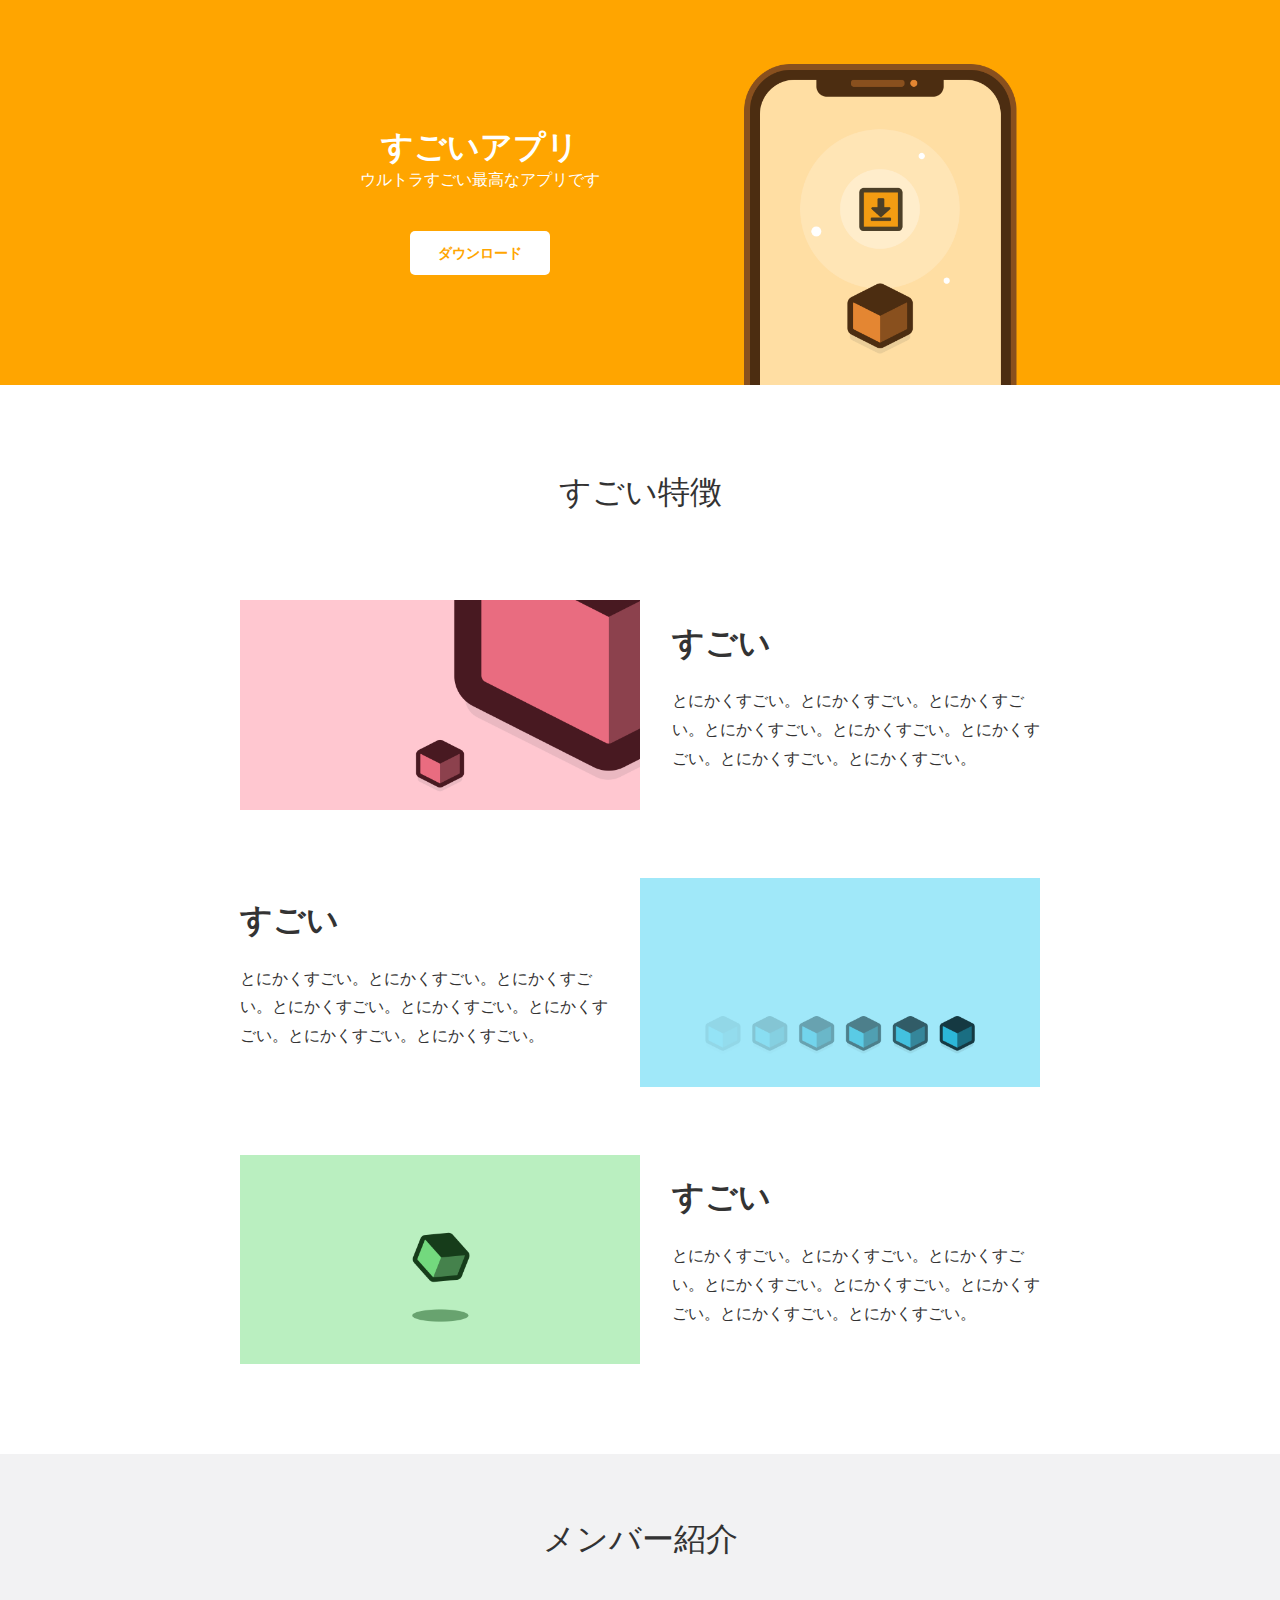
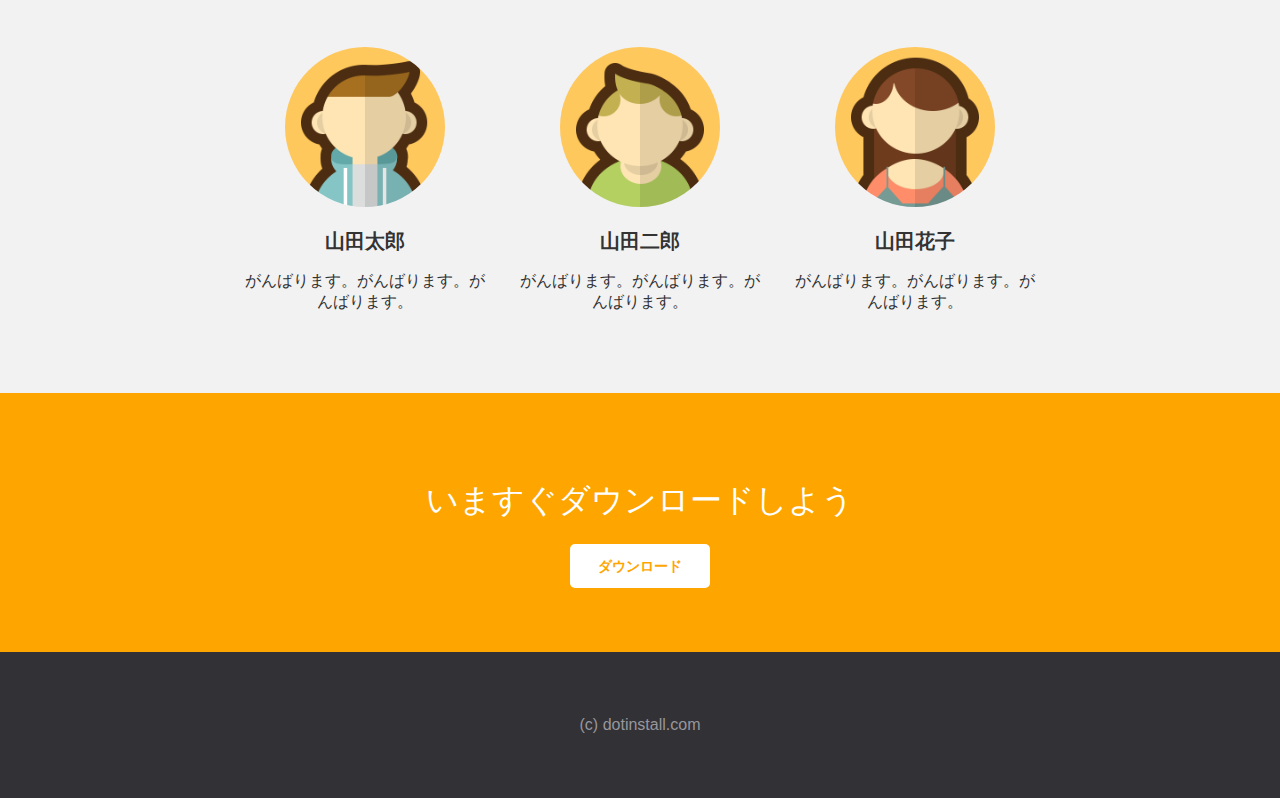
<file: MyAwesomeApp/index.html>
<!DOCTYPE html>
<html lang=ja>

<head>
  <meta charset="utf-8">
  <meta name="viewport" content="width=device-width, initial-scale=1">
  <title>すごいアプリ</title>
  <link rel="stylesheet" href="css/styles.css">
  <link rel="icon" href="favicon.ico">
</head>

<body>
  <header>
    <div class="container">
      <div class="info">
        <h1>すごいアプリ</h1>
        <p>ウルトラすごい最高なアプリです</p>
        <a href="" class="btn">ダウンロード</a>
      </div>
      <div class="pic">
        <img src="img/top.png" alt="">
      </div>
    </div>
  </header>

  <section class="features">
    <h1>すごい特徴</h1>
    <div class="container">
      <section>
        <div class="pic">
          <img src="img/feature1.png" alt="">
        </div>
        <div class="info">
          <h1>すごい</h1>
          <p>とにかくすごい。とにかくすごい。とにかくすごい。とにかくすごい。とにかくすごい。とにかくすごい。とにかくすごい。とにかくすごい。</p>
        </div>
      </section>

      <section>
        <div class="pic">
          <img src="img/feature2.png" alt="">
        </div>
        <div class="info">
          <h1>すごい</h1>
          <p>とにかくすごい。とにかくすごい。とにかくすごい。とにかくすごい。とにかくすごい。とにかくすごい。とにかくすごい。とにかくすごい。</p>
        </div>
      </section>

      <section>
        <div class="pic">
          <img src="img/feature3.png" alt="">
        </div>
        <div class="info">
          <h1>すごい</h1>
          <p>とにかくすごい。とにかくすごい。とにかくすごい。とにかくすごい。とにかくすごい。とにかくすごい。とにかくすごい。とにかくすごい。</p>
        </div>
      </section>
    </div>
  </section>

  <section class="members">
    <h1>メンバー紹介</h1>
    <ul>
      <li>
        <img src="img/member1.png" alt="">
        <h2>山田太郎</h2>
        <p>がんばります。がんばります。がんばります。</p>
      </li>
      <li>
        <img src="img/member2.png" alt="">
        <h2>山田二郎</h2>
        <p>がんばります。がんばります。がんばります。</p>
      </li>
      <li>
        <img src="img/member3.png" alt="">
        <h2>山田花子</h2>
        <p>がんばります。がんばります。がんばります。</p>
      </li>
    </ul>
  </section>

  <section class="call-to-action">
    <h1>いますぐダウンロードしよう</h1>
    <a href="" class="btn">ダウンロード</a>
  </section>

  <footer>
    (c) dotinstall.com

  </footer>
</body>

</html>
</file>
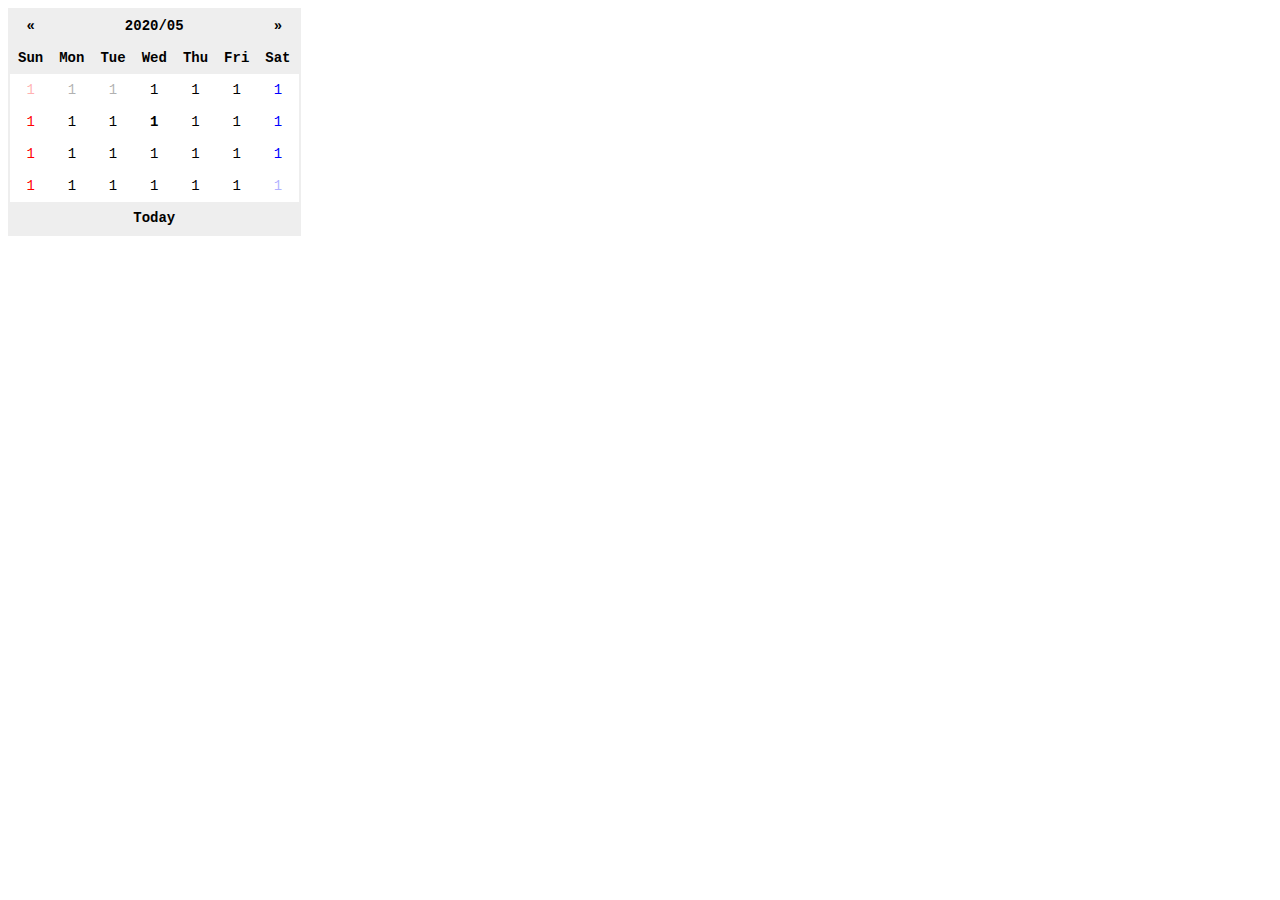
<file: MyCalender/index.html>
<!DOCTYPE html>
<html lang="ja">
<head>
<meta charset="utf-8">
<title>Calendar</title>
<link rel="stylesheet" href="styles.css">
</head>
<body>
  <table>
    <thead>
      <tr>
        <th id="prev">&laquo;</th>
        <th id="title" colspan="5">2020/05</th>
        <th id="next">&raquo;</th>
      </tr>
      <tr>
        <th>Sun</th>
        <th>Mon</th>
        <th>Tue</th>
        <th>Wed</th>
        <th>Thu</th>
        <th>Fri</th>
        <th>Sat</th>
      </tr>
    </thead>
    <tbody>
      <tr>
        <td class="disabled">1</td>
        <td class="disabled">1</td>
        <td class="disabled">1</td>
        <td>1</td>
        <td>1</td>
        <td>1</td>
        <td>1</td>
      </tr>  
      <tr>
        <td>1</td>
        <td>1</td>
        <td>1</td>
        <td class="today">1</td>
        <td>1</td>
        <td>1</td>
        <td>1</td>
      </tr>  
      <tr>
        <td>1</td>
        <td>1</td>
        <td>1</td>
        <td>1</td>
        <td>1</td>
        <td>1</td>
        <td>1</td>
      </tr>  
      <tr>
        <td>1</td>
        <td>1</td>
        <td>1</td>
        <td>1</td>
        <td>1</td>
        <td>1</td>
        <td class="disabled">1</td>
      </tr>  

    </tbody>
    <tfoot>
      <tr>
        <td id="today" colspan="7">Today</td>
      </tr>
    </tfoot>
  </table>
  <script src="js/main.js"></script>
</body>
</html>
</file>
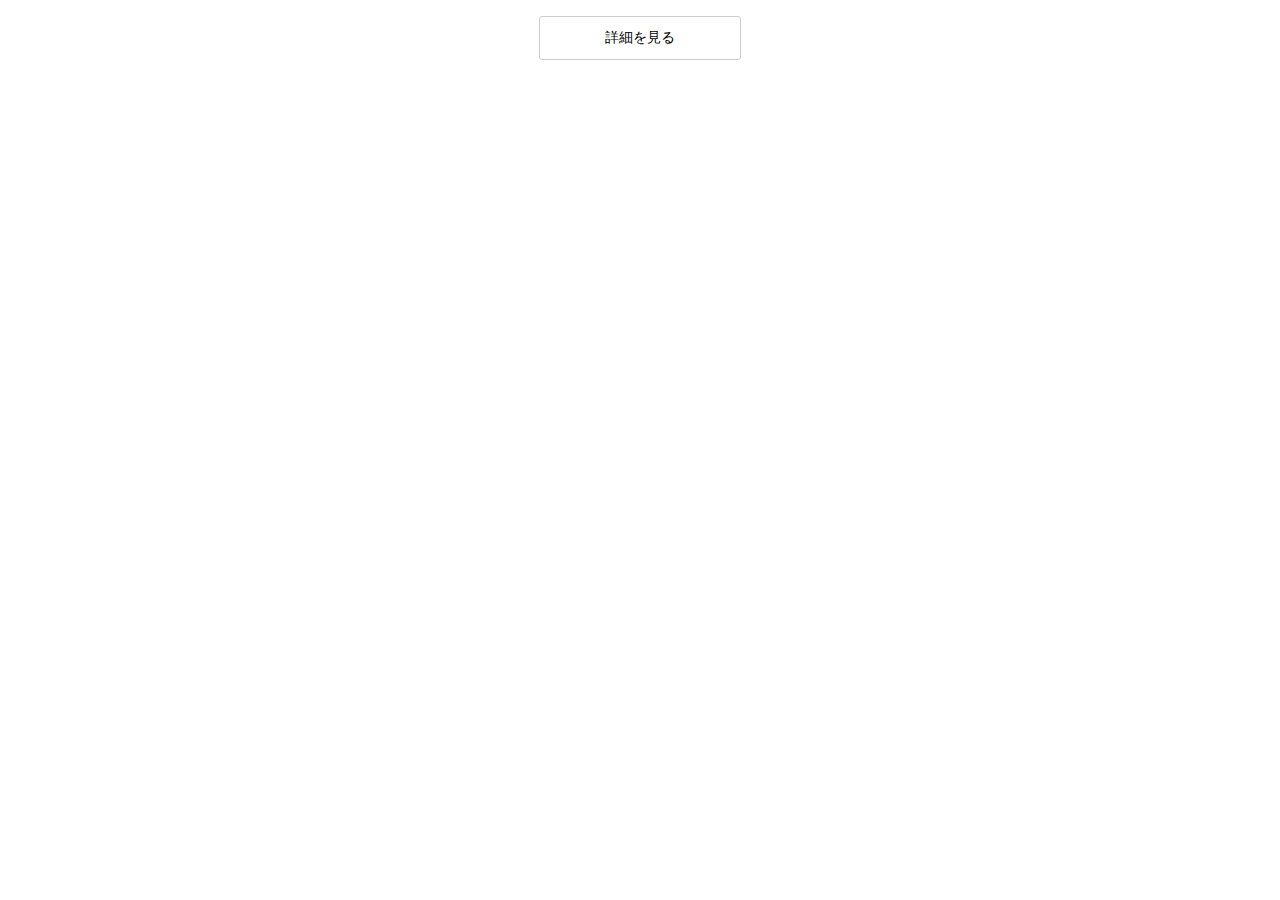
<file: MyModalWind/index.html>
<!DOCTYPE html>
<html lang="ja">
<head>
  <meta charset="utf-8">
  <title>Modal Window</title>
  <link rel="stylesheet" href="css/styles.css">
</head> 
<body>
  <section id="modal" class="hidden">
    <p>こんにちは。こんにちは。こんにちは。こんにちは。こんにちは。こんにちは。こんにちは。こんにちは。こんにちは。こんにちは。こんにちは。こんにちは。</p>

    <div id="close">
      閉じる
    </div>
  </section>
  
  <div id="open">
    詳細を見る
  </div>  

  <div id="mask" class="hidden"></div>

  <script src="js/main.js"></script>
</body>
</html>
</file>
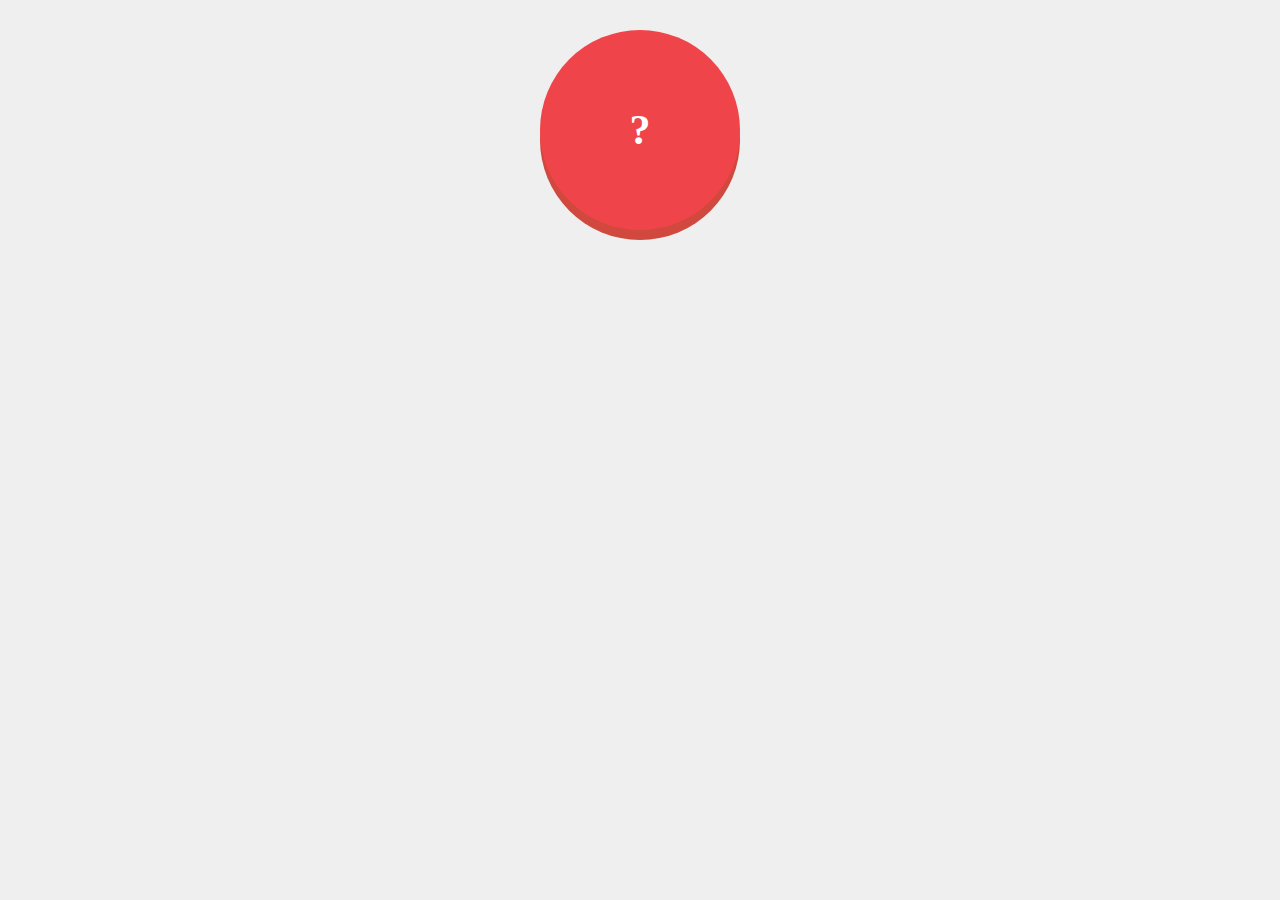
<file: MyOmikuji/index.html>
<!DOCTYPE html>
<html lang="ja">  
<head>
<meta charset="utf-8">
<title>おみくじ</title> 
<link rel="stylesheet" href="css/styles.css">
</head>
<body>

  <div id="btn">?</div>
<script src="js/main.js"></script>
</body>
</html>
</file>
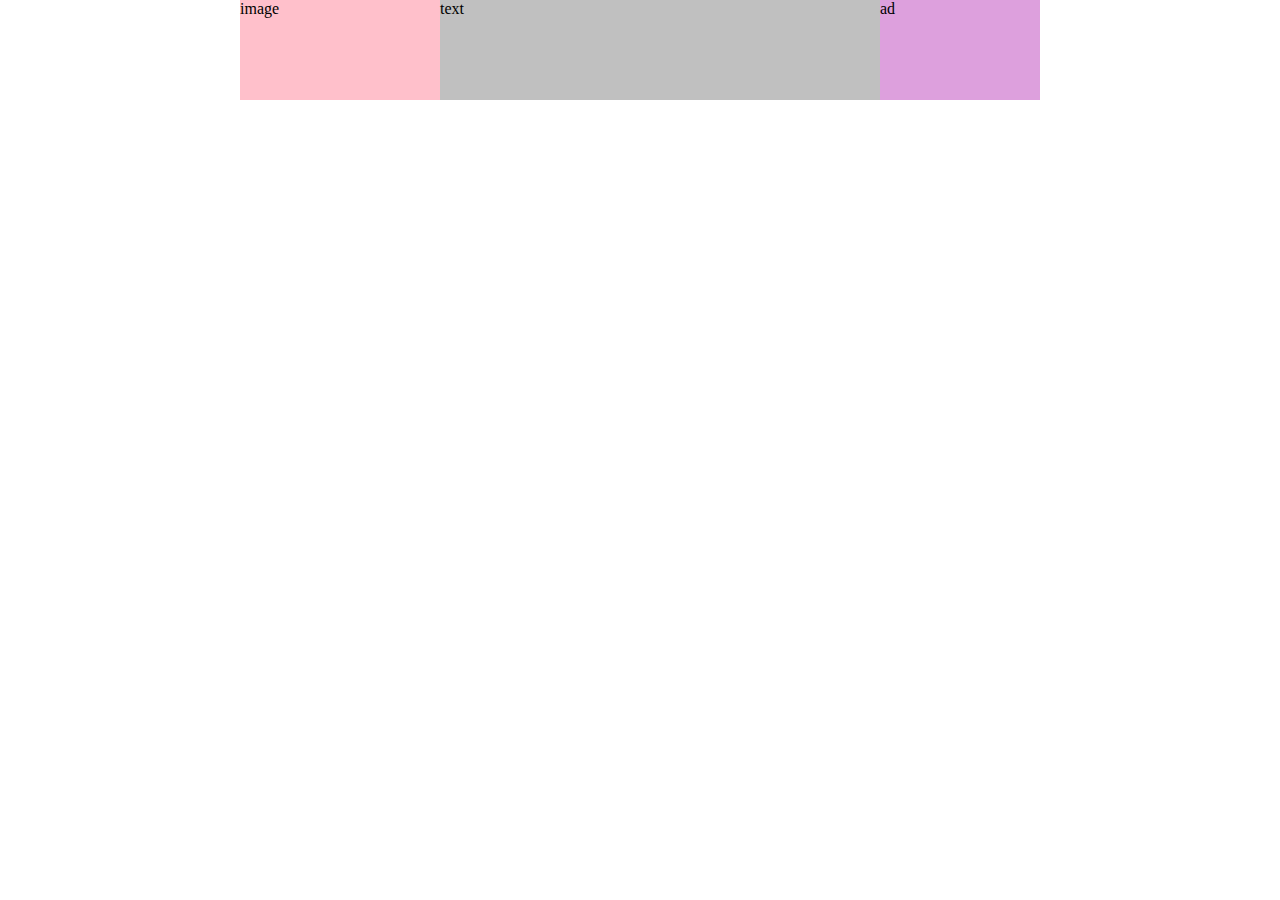
<file: MYRWD/index.html>
<!<!DOCTYPE html>
<!DOCTYPE html>
<html lang=ja>

<head>
  <meta charset="utf-8">
  <meta name="viewport" content="width=device-width, initial-scale= 1">
  <title>My Site</title>
  <link rel="stylesheet" href="css/styles.css">
</head>

<body>
  <section>
    <div class="image">image</div>
    <div class="text">text</div>
    <aside>ad</aside>
  </section>
</body>

</html>
</file>
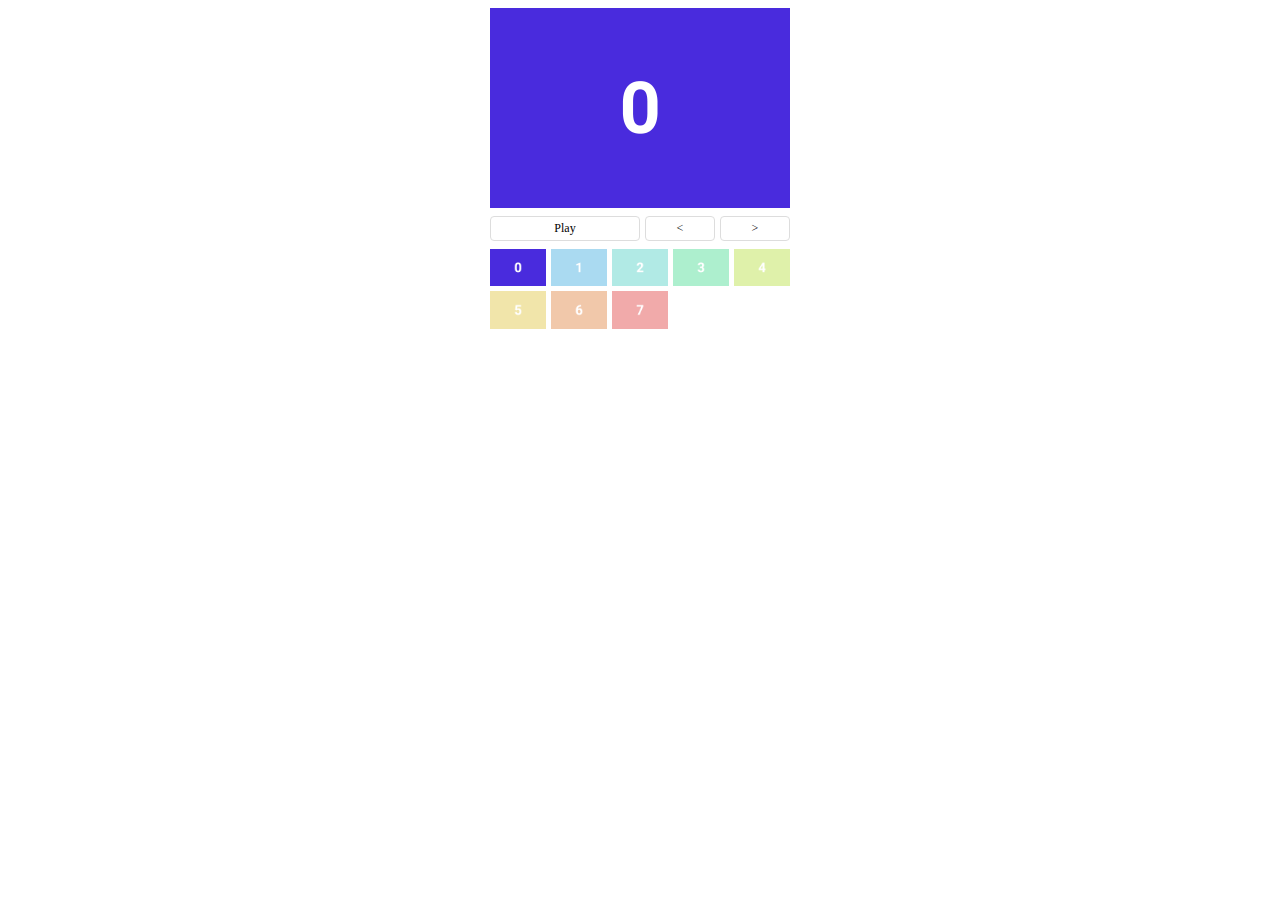
<file: MySlideshow/index.html>
<!DOCTYPE html>
<html lang="ja">
<head>
  <meta charset="utf-8">
  <title>Slideshow</title>
  <link rel="stylesheet" href="css/styles.css">
</head>
<body>
  <main>
    <img id="main">

    <nav>
      <ul>
        <li id="play">Play</li>
        <li id="prev">&lt;</li>
        <li id="next">&gt;</li>
      </ul>
    </nav>

    <ul class="thumbnails"></ul>

  <script src="js/main.js"></script>
</body>
</html>
</file>
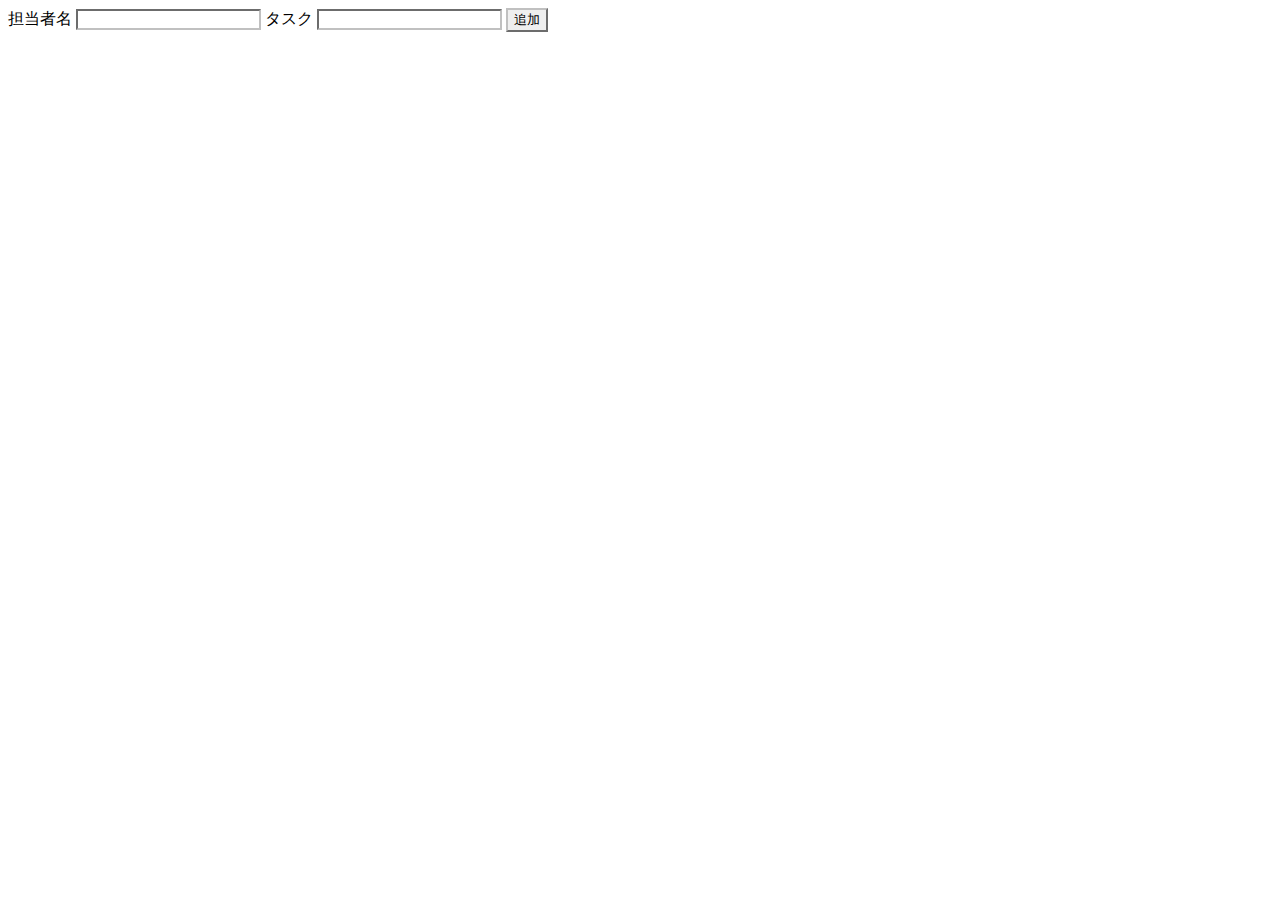
<file: 詳解HTML基礎文法編/index.html>
<!doctype html>
<html lang="ja">

<head>
  <meta charset="UTF-8">
  <title>ドットインストール</title>
  <meta name="description" content="プログラミング学習サービスのドットインストールです">
  <link rel="icon" href="favicon.ico">
  
</head>

<body>
  <form action="process.php" method="post">
    <label> 担当者名 <input type="text" style="border-color: silver;" name="username"></label>
    <label> タスク <input type="text" style="border-color: silver;" name="task"></label>
    <button style="border-color: silver;"> 追加 </button>
  </form>
</body>

</html>
</file>
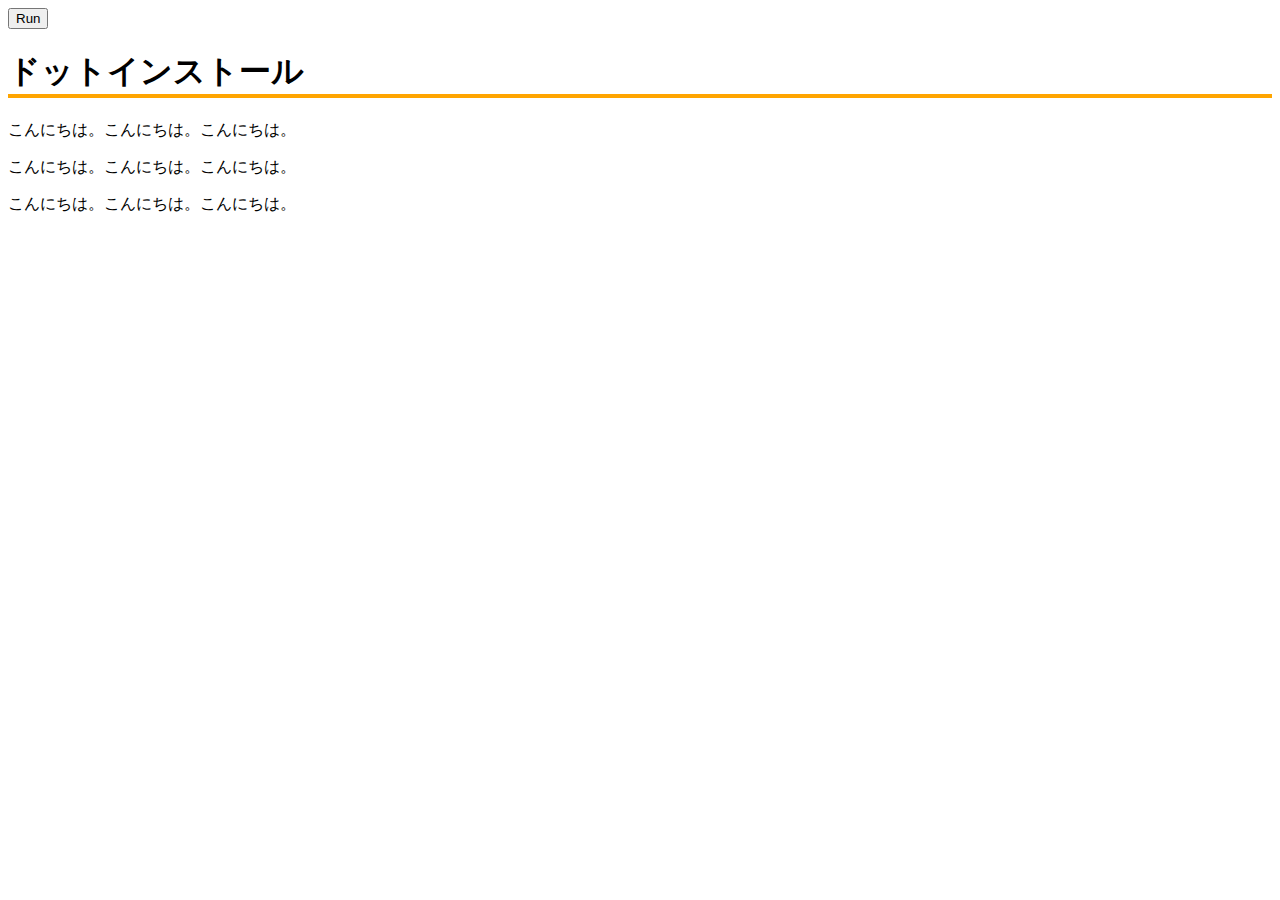
<file: 詳解JavaScript基礎文法編/index.html>
<!DOCTYPE html>
<html lang="ja">
<head>
  <meta charset="utf-8">
  <title>JavaScript Basics</title>
  <style>
    .my-color {
      color: red;
      background-color: skyblue;
    }

    .my-border {
      border-bottom: 4px solid orange;
    }
  </style>
</head>
<body>
  <button>Run</button>

  <h1 id="target" class="my-border">ドットインストール</h1>
  <p>こんにちは。こんにちは。こんにちは。</p>
  <p>こんにちは。こんにちは。こんにちは。</p>
  <p>こんにちは。こんにちは。こんにちは。</p>

  <script src="js/main.js"></script>
</body>
</html>
</file>
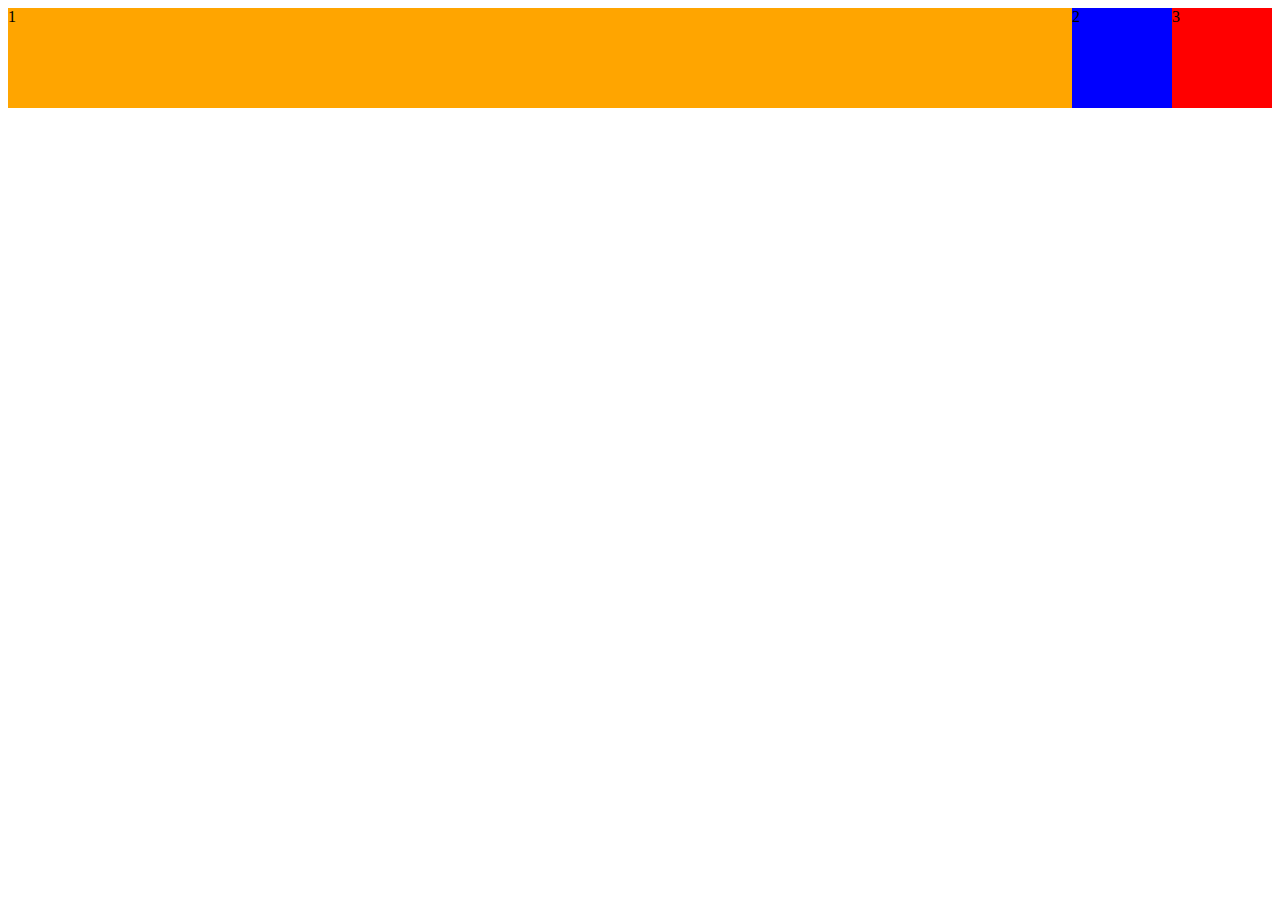
<file: 詳解HTML基礎文法編/MyCSS/index.html>
<!doctype html>
<html lang="ja">

<head>
  <meta charset="UTF-8">
  <title>CSSの練習</title>
  <meta name="description" content="プログラミング学習サービスのドットインストールです">
  <link rel="stylesheet" href="css/styles.css">
</head>

<body>
  <div class="container">
    <div class="box box1">1</div>
    <div class="box box2">2</div>
    <div class="box box3">3</div>
  </div>
</body </html>
</file>
<file: MyAwesomeApp/css/styles.css>
body {
  margin: 0;
  font-size: 16px;
  font-family: Verdanda, sans-serif;
  color: #333;
}

header {
  background: orange;
  color: white;
  text-align: center;
  padding-top: 64px;
}

header h1,
header p {
  margin: 0;
}

header img {
  width: 280px;
  vertical-align: bottom;
}

.btn {
  text-decoration: none;
  background: white;
  color: orange;
  display: block;
  width: 140px;
  line-height: 44px;
  margin: 40px auto 48px;
  font-size: 14px;
  font-weight: bold;
  border-radius: 5px;
}
btn:hover {
  opacity: 0.9;
}

btn:active {
  opacity: 0.7;
}

.features img {
  width: 100%;
}

.features > h1 {
  text-align: center;
  padding: 64px 0;
  font-weight: normal;
}

.features .container {
  margin: 0 32px;
}


.features p {
  line-height: 1.8;
}

.features section {
  padding-bottom: 64px;
}

.members {
  background: #f2f2f3;
}

.members > h1 {
  text-align: center;
  padding: 64px 0;
  font-weight: normal;
}

.members ul {
  list-style: none;
  text-align: center;
  padding: 0;
  margin: 0;
}

.members img {
  width: 160px;
  border-radius: 50%;
}

.members h2 {
  font-size: 20px;
}

.members li {
  padding-bottom: 64px;
}

.call-to-action {
  background: orange;
  color: white;
  text-align: center;
  padding: 64px 0;
}

.call-to-action h1 {
  font-weight: normal;
}

.call-to-action .btn {
  margin: 0 auto;
}

footer {
  padding: 64px 0;
  background: #323135;
  color: #98969c;
  text-align: center;
}

@media (min-width: 900px) {
  header .container {
    display: flex;
    width: 800px;
    margin: 0 auto;
  }

  header .info {
    width: 60%;
    align-self: center;
  }

  header .pic {
    width: 40%;
  }

.features .container {
  width: 800px;
  margin: 0 auto;
}

/* @media (min-width: 900px) { */
.features section {
  display: flex;
  justify-content: space-between;
}

.features section:nth-child(even) {
  flex-direction: row-reverse;
}


.features .pic {
  width: 50%;
}

.features .info {
  width: calc(50% - 32px);
}

.members ul {
  width: 800px;
  margin: 0 auto;
  display: flex;
  justify-content: space-between;
}

.members li {
  width: 250px;
}
</file>
<file: MyCalender/styles.css>
body {
  font-family: 'Courier New', Courier, monospace;
  font-size: 14PX;

}

table {
  border-collapse: collapse;
  border: 2px solid #eee;
}

thead,
tfoot {
  background: #eee;
}

th,
td {
  padding: 8px;
  text-align: center;
}

tbody td:first-child {
  color: red;
}

tbody td:last-child {
  color: blue;
}

tfoot {
  font-weight: bold;
}

td.disabled {
  opacity: 0.3;
}

td.today {
  font-weight: bold;
}

#prev,
#next,
#today {
  cursor: pointer;
  user-select: none;
}
</file>
<file: MyModalWind/css/styles.css>
body {
  font-size: 14px;
}

#open, #close {
  cursor: pointer;
  width: 200px;
  border: 1px solid #ccc;
  border-radius: 3px;
  text-align: center;
  padding: 12px 0;
  margin: 16px auto 0;
}

#mask {
  background: rgba(0, 0, 0, 0.4);
  position: fixed;
  top: 0;
  bottom: 0;
  right: 0;
  left: 0;
  z-index: 1;
}

#modal {
  background: #fff;
  width: 300px;
  padding: 20px;
  border-radius: 4px;
  position: absolute;
  top: 40px;
  left: 0;
  right: 0;
  margin: 0 auto;
  transition: transform 0.4s;
  z-index: 2;
}

#modal > p {
  margin: 0 0 20px;
}

#mask.hidden {
  display: none;
}

#modal.hidden {
  transform: translate(0, -500px);
}
</file>
<file: MyOmikuji/css/styles.css>
body {
  background: #efefef;
} 

#btn {
  width: 200px;
  height: 200px;
  background: #ef454a;
  border-radius: 50%;
  margin: 30px auto;
  text-align: center;
  line-height: 200px;
  color: #fff;
  font-weight: bold;
  font-size: 42px;
  cursor: pointer;
  box-shadow: 0 10px 0 #d1483e;
  user-select: none;
}

#btn:hover {
  opacity: 0.9;
}

#btn:active {
  box-shadow: 0 5px 0 #d1483e;
  margin: 35px auto;
}
</file>
<file: MYRWD/css/styles.css>
/* common */
/* small screen */
body {
  margin: 0;
}

aside {
  display: none;
}

.image {
  background: pink;
  height: 100px;
}

.text {
  background: silver;
  height: 100px;
}

/* medium screen */
@media (min-width: 600px) {
  section {
    display: flex;
  }

  .image {
    width: 200px;
  }

  .text {
    flex: 1;
  }
}

/* large screen */
@media (min-width: 800px) {
  section {
    width: 800px;
    margin: 0 auto;
  }

  aside {
    display: block;
    background: plum;
    width: 160px;
  }
}
</file>
<file: MySlideshow/css/styles.css>
main {
  width: 300px;
  margin: 0 auto;
}

img {
  vertical-align: bottom;
}

ul {
  list-style: none;
  padding: 0;
  margin: 0;
}

#main {
  width: 300px;
  height: 200px;
  margin-bottom: 8px;
}

nav {
margin-bottom: 8px;
}

nav ul {
  display: flex;
  justify-content: space-between;
}

nav li {
  border: solid 1px #ddd;
  border-radius: 4px;
  font-size: 12px;
  padding: 4px;
  text-align: center;
  cursor: pointer;
  user-select: none;
}

nav li:hover {
  background: #f8f8f8;
}

#play {
  width: 140px;
}

#prev,
#next {
  width: 60px;
}

.thumbnails {
  display: grid;
  grid-template-columns: repeat(5, 56px);
  gap: 5px;
}

.thumbnails li {
  cursor: pointer;
  opacity: 0.4;
}

.thumbnails li:hover,
.thumbnails li.current {
  opacity: 1.0;
}

.thumbnails img {
  width: 56px;
}
</file>
<file: 詳解HTML基礎文法編/MyCSS/css/styles.css>
.container {
  display: flex;
}



.box {
  width: 100px;
  height: 100px;
}

.box1 {
  background: orange;
  flex: 1;
}

.box2 {
  background: blue;
}
.box3 {
  background: red;
}
</file>
